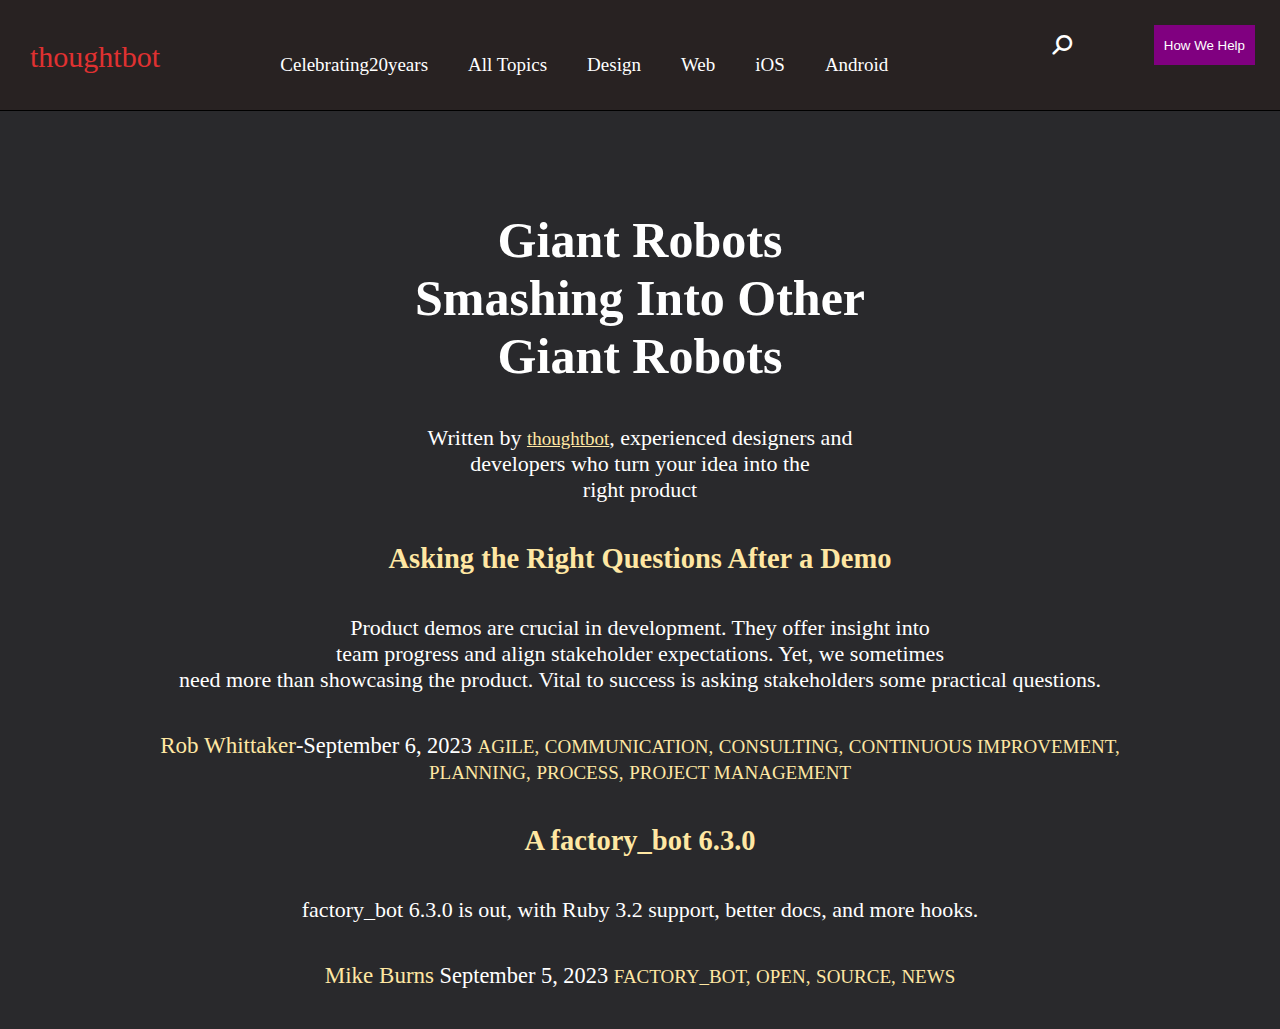
<file: index.html>
<!DOCTYPE html>
<html lang="en">
<head>
    <meta charset="UTF-8">
    <meta http-equiv="X-UA-Compatible" content="IE=edge">
    <meta name="viewport" content="width=device-width, initial-scale=1.0">
    <title class="title">thoughtbot</title>
    <link rel="stylesheet" href="style.css">
    <link rel="stylesheet" href="fontawesome-free-6.4.2-web/css/all.css">
</head>
<nav>
    <a href="index.html" class="tot">thoughtbot</a>
    <div style="display: flex;">   
   <li><a href="Celebrating20years.html">Celebrating20years</a></li>
   <li><a href="alltopics.html">All Topics</a></li>
   <li><a href="Design.html">Design</a></li>
   <li><a href="web.html">Web</a></li>
   <li><a href="iOS.html">iOS</a></li>
   <li><a href="android.html">Android</a></li>
</div>
<i class="fa-sharp fa-solid fa-magnifying-glass fa-rotate-90 fa-sm"></i>
    <button>How We Help</button>
  
</nav>
<body>
    <center><h1>Giant Robots <br> Smashing Into Other <br> Giant Robots</h1>
    <p>Written by <a href="https://thoughtbot.com/" style="text-decoration:underline ;">thoughtbot</a>, experienced designers and <br> developers who turn your idea into the <br> right product</p></center>    

    <a href=""><h2>Asking the Right Questions After a Demo</h2></a>
    <p>Product demos are crucial in development. They offer insight into <br> team progress and align stakeholder expectations. Yet, we sometimes <br> need more than showcasing the product. Vital to success is asking stakeholders some practical questions. <br></p>  
    <a href class="name">Rob Whittaker</a>-September 6, 2023 <a href="">AGILE,</a> <a href=""> COMMUNICATION,</a> <a href="">CONSULTING,</a>  <a href="">CONTINUOUS IMPROVEMENT,</a> <br> <a href="">PLANNING,</a> <a href="">PROCESS,</a> <a href="">PROJECT MANAGEMENT</a> </p>

    <a href=""><h2>A factory_bot 6.3.0</h2></a>
    <p>factory_bot 6.3.0 is out, with Ruby 3.2 support, better docs, and more hooks.</p>
    <a href class="name">Mike Burns</a>  September 5, 2023 <a href="">FACTORY_BOT,</a> <a href=""> OPEN,</a> <a href=""> SOURCE,</a> <a href=""> NEWS</a></p> 


</body>
</html>
</file>
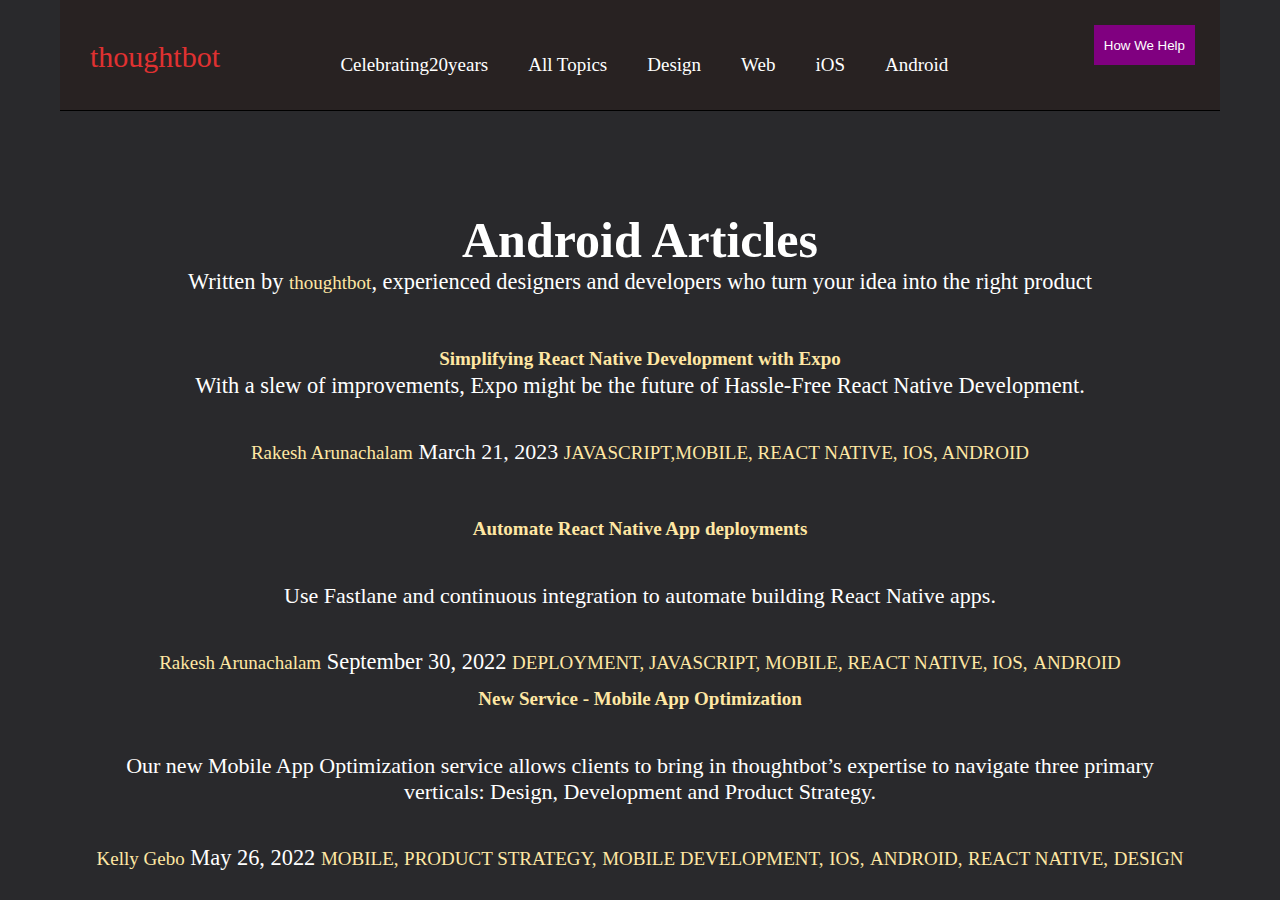
<file: android.html>
<!DOCTYPE html>
<html lang="en">
<head>
    <meta charset="UTF-8">
    <meta http-equiv="X-UA-Compatible" content="IE=edge">
    <meta name="viewport" content="width=device-width, initial-scale=1.0">
    <title>Android</title>
    <link rel="stylesheet" href="style.css">

</head>
<style>
    body{
      text-align: center;
      font-size: 1.4rem;
      padding: 0 60px;
    }
  </style>
<body>
    <nav>
        <a href="index.html" class="tot">thoughtbot</a>
        <div style="display: flex;">   
       <li><a href="Celebrating20years.html">Celebrating20years</a></li>
       <li><a href="alltopics.html">All Topics</a></li>
       <li><a href="Design.html">Design</a></li>
       <li><a href="web.html">Web</a></li>
       <li><a href="iOS.html">iOS</a></li>
       <li><a href="android.html">Android</a></li>
    </div>

    <button>How We Help</button>
    </nav> 
    
    
    
 <center><h1>Android Articles</h1></center>
<center>Written by <a href="https://thoughtbot.com/">thoughtbot</a>, experienced designers and developers who turn your idea into the right product


<p></p>
<h2><a href="https://www.thoughtbot.com/blog/simplifying-react-native-development-with-expo">Simplifying React Native Development with Expo</a></h2> 
With a slew of improvements, Expo might be the future of Hassle-Free React Native Development.
<p><a href="">Rakesh Arunachalam</a>  March 21, 2023 <a href="">JAVASCRIPT,</a><a href="">MOBILE,</a><a href=""> REACT NATIVE,</a><a href=""> IOS,</a><a href=""> ANDROID</a>
</p>

<h2><a href="https://www.thoughtbot.com/blog/continuous-deployment-of-react-native-apps">Automate React Native App deployments</a></h2> 
<p>Use Fastlane and continuous integration to automate building React Native apps.</p>
<a href="">Rakesh Arunachalam</a>  September 30, 2022 <a href="">DEPLOYMENT,</a><a href=""> JAVASCRIPT,</a><a href=""> MOBILE,</a><a href=""> REACT NATIVE,</a><a href=""> IOS,</a> <a href=""> ANDROID</a>


<h2><a href="https://www.thoughtbot.com/blog/new-service-mobile-app-optimization">New Service - Mobile App Optimization</a></h2> 
<p>Our new Mobile App Optimization service allows clients to bring in thoughtbot’s expertise to navigate three primary verticals: Design, Development and Product Strategy.</p>
<a href="">Kelly Gebo</a>  May 26, 2022 <a href="">MOBILE,</a>  <a href="">PRODUCT STRATEGY,</a> <a href=""> MOBILE DEVELOPMENT,</a>  <a href="">IOS,</a> <a href=""> ANDROID,</a>  <a href="">REACT NATIVE,</a>  <a href="">DESIGN</a>
</center>
</body>
</html>
</file>
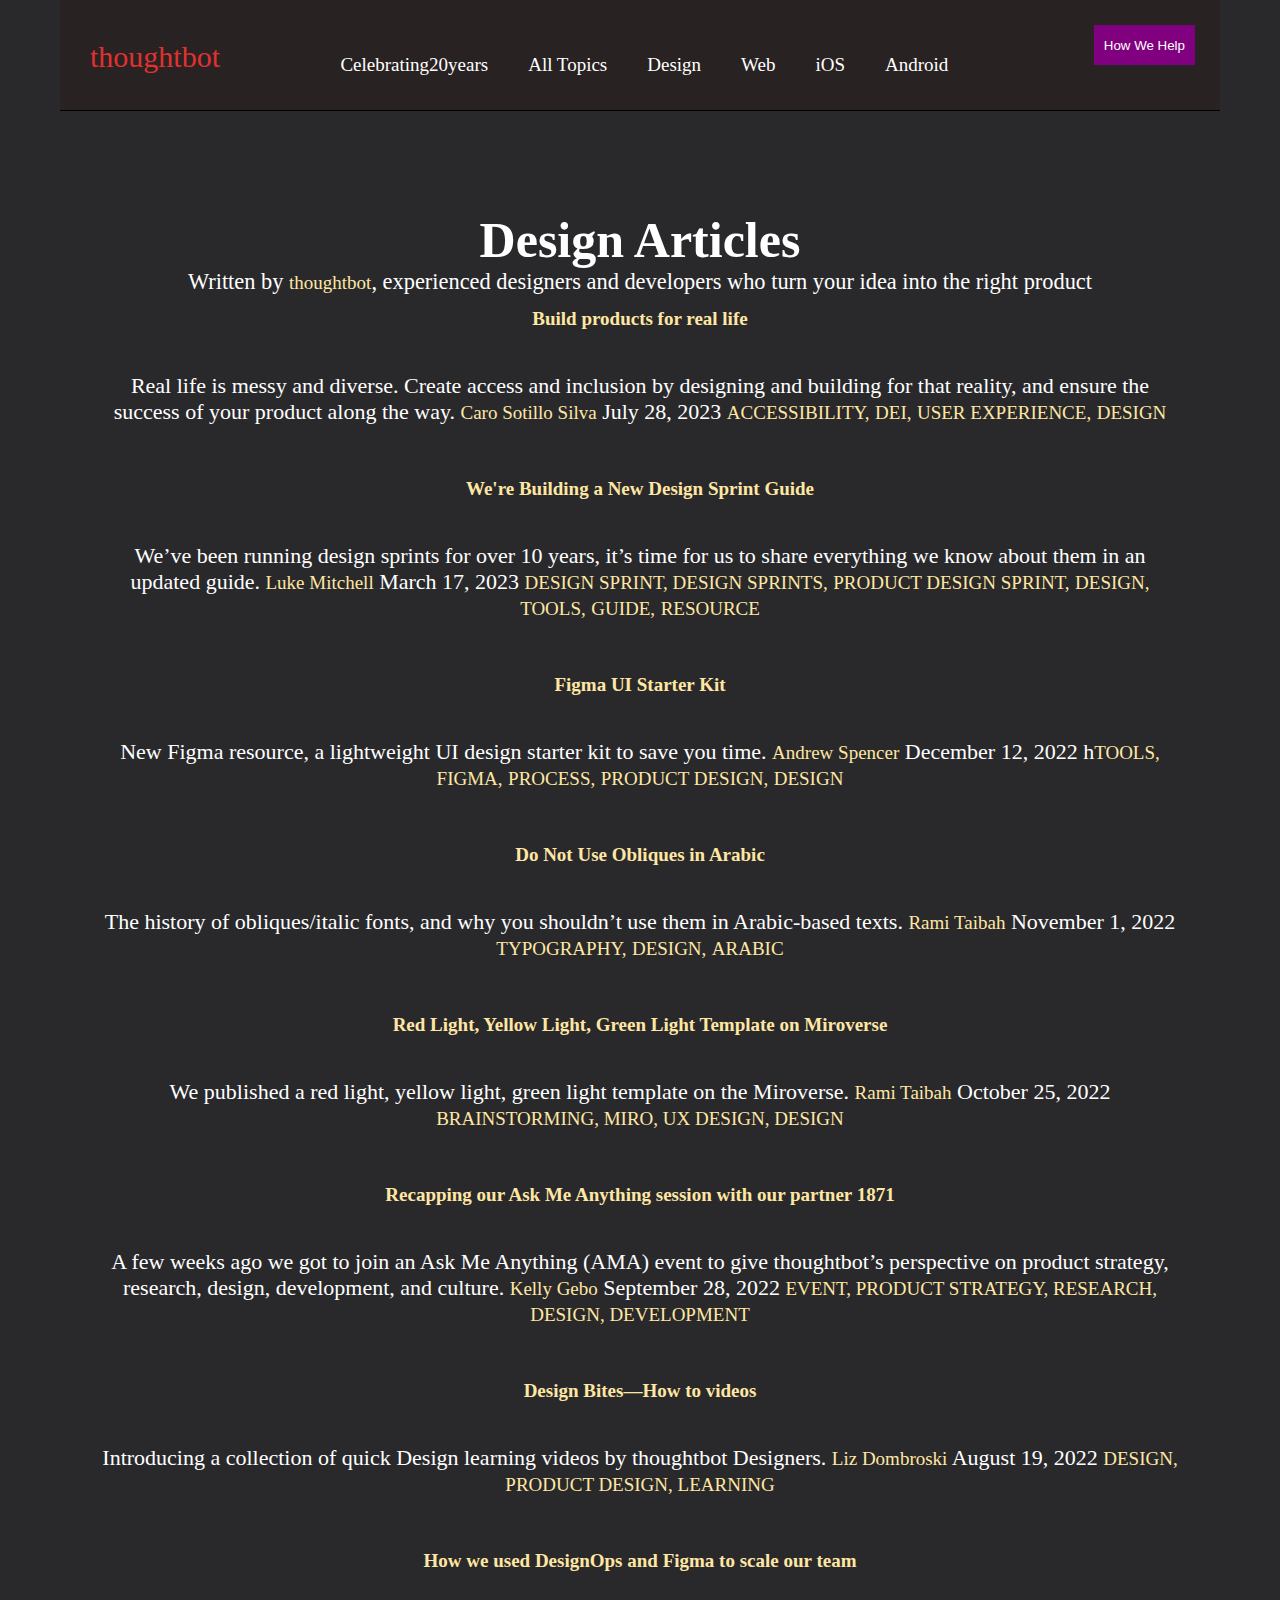
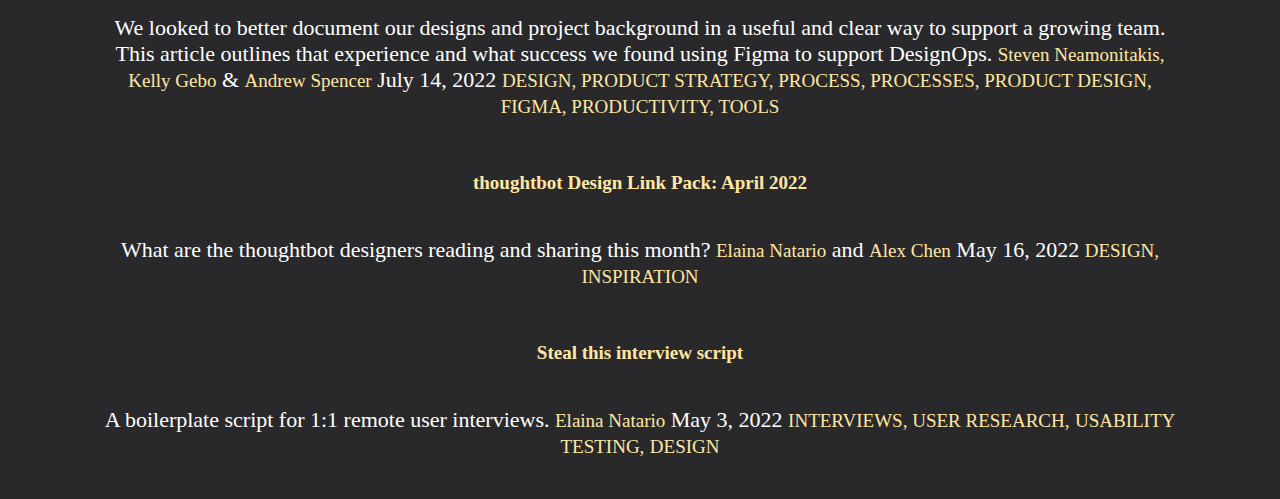
<file: Design.html>
<!DOCTYPE html>
<html lang="en">
<head>
    <meta charset="UTF-8">
    <meta http-equiv="X-UA-Compatible" content="IE=edge">
    <meta name="viewport" content="width=device-width, initial-scale=1.0">
    <title>Design</title>
    <link rel="stylesheet" href="style.css">
   <link rel="stylesheet" href="fontawesome-free-6.4.2-web/">

</head>
  <style>
    body{
      text-align: center;
      font-size: 1.4rem;
      padding: 0 60px;
    }
  </style>
<body>
    <nav>
        <a href="index.html" class="tot">thoughtbot</a>
        <div style="display: flex;">   
       <li><a href="Celebrating20years.html">Celebrating20years</a></li>
       <li><a href="alltopics.html">All Topics</a></li>
       <li><a href="Design.html">Design</a></li>
       <li><a href="web.html">Web</a></li>
       <li><a href="iOS.html">iOS</a></li>
       <li><a href="android.html">Android</a></li>
    </div>

    <button>How We Help</button> 
    </nav>  
    
  <center><h1>Design Articles</h1></center>  
Written by <a href="https://thoughtbot.com/">thoughtbot</a>, experienced designers and developers who turn your idea into the right product  
<h2><a href="https://www.thoughtbot.com/blog/build-products-for-real-life">Build products for real life</a> </h2>
<p>Real life is messy and diverse. Create access and inclusion by designing and building for that reality, and ensure the success of your product along the way.
  <a href="">Caro Sotillo Silva</a> July 28, 2023 <a href="">ACCESSIBILITY,</a> <a href=""> DEI,</a> <a href="">USER EXPERIENCE,</a> <a href=""> DESIGN</a> </p>

<h2><a href="https://www.thoughtbot.com/blog/we-re-building-a-new-design-sprint-guide">We're Building a New Design Sprint Guide</a></h2> 
<p>We’ve been running design sprints for over 10 years, it’s time for us to share everything we know about them in an updated guide.

  <a href="">Luke Mitchell</a>  March 17, 2023 
  <a href="">DESIGN SPRINT, <a href="">DESIGN SPRINTS,</a> <a href="">PRODUCT DESIGN SPRINT,</a> <a href=""> DESIGN,</a> <a href="">TOOLS,</a> <a href=""> GUIDE,</a>  <a href="">RESOURCE</a> </p>

<h2><a href="https://www.thoughtbot.com/blog/starter-ui-kit-figma-resource">Figma UI Starter Kit</a></h2>
<p>New Figma resource, a lightweight UI design starter kit to save you time.

  <a href="">Andrew Spencer</a>  December 12, 2022 
  h<a href="">TOOLS,</a> <a href=""> FIGMA,</a>  <a href="">PROCESS,</a> <a href="">PRODUCT DESIGN,</a> <a href=""> DESIGN</a> 
</p>

<h2><a href="https://www.thoughtbot.com/blog/do-not-use-obliques-in-arabic">Do Not Use Obliques in Arabic</a></h2> 
<p>
  The history of obliques/italic fonts, and why you shouldn’t use them in Arabic-based texts.

  <a href="">Rami Taibah</a>  November 1, 2022 <a href="">TYPOGRAPHY,</a> <a href=""> DESIGN,</a>  <a href="">ARABIC</a> 

</p>
<h2><a href="https://www.thoughtbot.com/blog/red-light-yellow-light-green-light-template-on-miroverse">Red Light, Yellow Light, Green Light Template on Miroverse</a></h2> 
<p>
  We published a red light, yellow light, green light template on the Miroverse.

  <a href="">Rami Taibah</a>  October 25, 2022 <a href="">BRAINSTORMING,  MIRO,  UX DESIGN,  DESIGN</a> 
</p>

<h2><a href="https://www.thoughtbot.com/blog/recapping-our-ask-me-anything-session-with-our-partner-1871">Recapping our Ask Me Anything session with our partner 1871</a></h2> 
<p>
  A few weeks ago we got to join an Ask Me Anything (AMA) event to give thoughtbot’s perspective on product strategy, research, design, development, and culture.

  <a href="">Kelly Gebo</a>  September 28, 2022 <a href="">EVENT,  PRODUCT STRATEGY,  RESEARCH,  DESIGN,  DEVELOPMENT</a> 

</p>
<h2><a href="https://www.thoughtbot.com/blog/design-bites-videos">Design Bites—How to videos</a></h2> 
<p>
  Introducing a collection of quick Design learning videos by thoughtbot Designers.

  <a href="">Liz Dombroski</a>  August 19, 2022 <a href="">DESIGN,  PRODUCT DESIGN,  LEARNING</a> 
</p>

<h2><a href="https://www.thoughtbot.com/blog/how-we-used-designops-and-figma-to-scale-our-team">How we used DesignOps and Figma to scale our team</a></h2> 
<p>
  We looked to better document our designs and project background in a useful and clear way to support a growing team. This article outlines that experience and what success we found using Figma to support DesignOps.

  <a href="">Steven Neamonitakis, Kelly Gebo</a> & <a href="">Andrew Spencer</a>  July 14, 2022 <a href="">DESIGN,  PRODUCT STRATEGY,  PROCESS,  PROCESSES,  PRODUCT DESIGN,  FIGMA,  PRODUCTIVITY,  TOOLS</a> 
</p>

<h2><a href="https://www.thoughtbot.com/blog/thoughtbot-design-link-pack-april-2022">thoughtbot Design Link Pack: April 2022</a></h2> 
<p>
  What are the thoughtbot designers reading and sharing this month?

  <a href="">Elaina Natario</a> and <a href="">Alex Chen</a>  May 16, 2022 <a href="">DESIGN,</a> <a href=""> INSPIRATION</a>

</p>
<h2><a href="https://www.thoughtbot.com/blog/steal-this-interview-script">Steal this interview script</a></h2> 
<p>
  A boilerplate script for 1:1 remote user interviews.

  <a href="">Elaina Natario</a>  May 3, 2022 <a href="">INTERVIEWS, <a href=""> USER RESEARCH,</a>  <a href="">USABILITY TESTING,</a>  <a href="">DESIGN</a> 
</p>
</body>
</html>
</file>
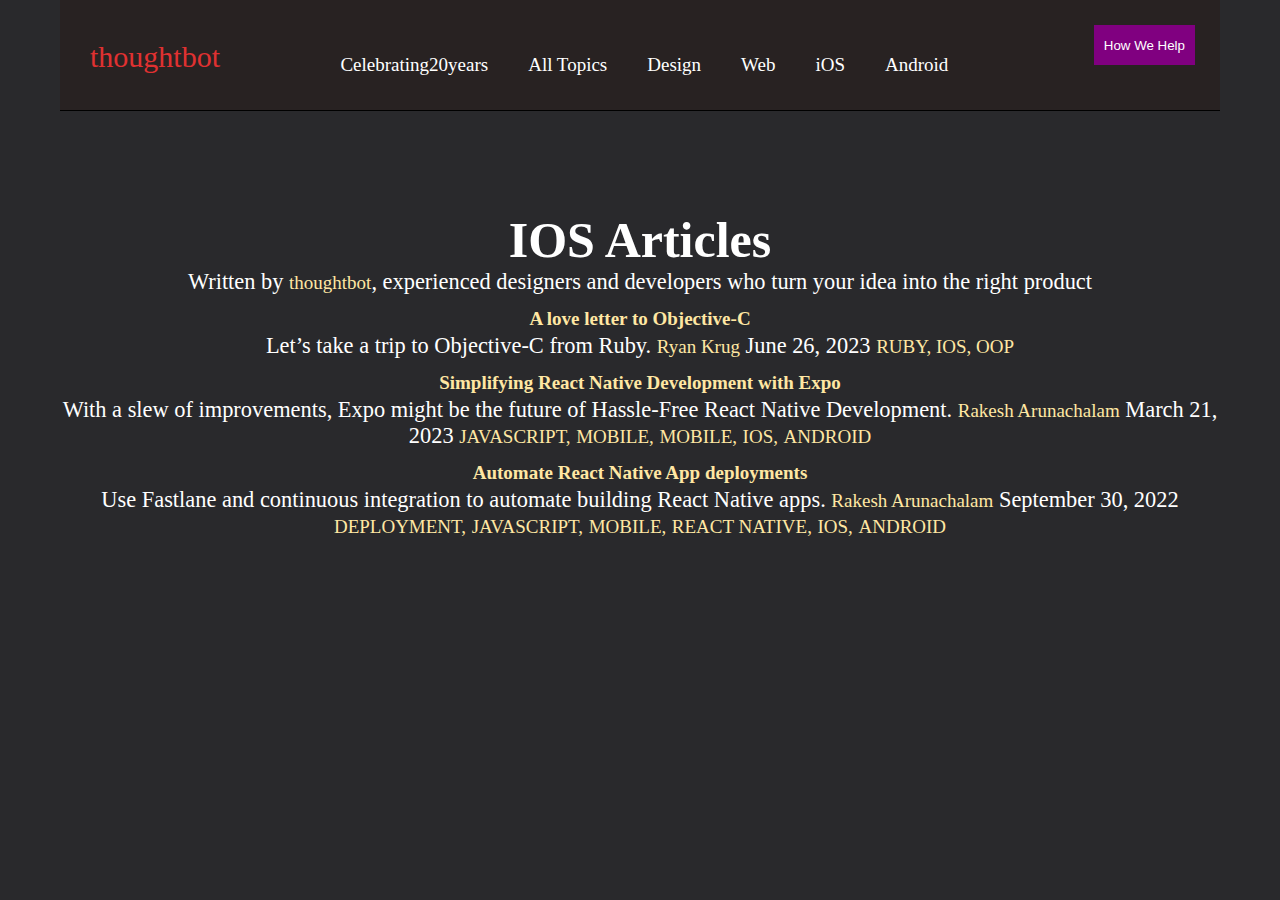
<file: iOS.html>
<!DOCTYPE html>
<html lang="en">
<head>
    <meta charset="UTF-8">
    <meta http-equiv="X-UA-Compatible" content="IE=edge">
    <meta name="viewport" content="width=device-width, initial-scale=1.0">
    <title>iOS</title>
    <link rel="stylesheet" href="style.css">

</head>
<style>
  body{
    text-align: center;
    font-size: 1.4rem;
    padding: 0 60px;
  }
</style>
<body>
    <nav>
        <a href="index.html" class="tot">thoughtbot</a>
        <div style="display: flex;">   
       <li><a href="Celebrating20years.html">Celebrating20years</a></li>
       <li><a href="alltopics.html">All Topics</a></li>
       <li><a href="Design.html">Design</a></li>
       <li><a href="web.html">Web</a></li>
       <li><a href="iOS.html">iOS</a></li>
       <li><a href="android.html">Android</a></li>
    </div>

    <button>How We Help</button>
    
    </nav>  
    
  <center><h1>IOS Articles</h1></center>
<center>Written by <a href="https://thoughtbot.com/">thoughtbot</a>, experienced designers and developers who turn your idea into the right product 


<h2><a href="https://www.thoughtbot.com/blog/a-love-letter-to-objective-c">A love letter to Objective-C</a></h2> 
Let’s take a trip to Objective-C from Ruby.

<a href="">Ryan Krug</a>  June 26, 2023 <a href="">RUBY, </a> <a href="">IOS,</a><a href=""> OOP</a> 


<h2><a href="https://www.thoughtbot.com/blog/simplifying-react-native-development-with-expo">Simplifying React Native Development with Expo</a></h2> 
With a slew of improvements, Expo might be the future of Hassle-Free React Native Development.

<a href="">Rakesh Arunachalam</a>  March 21, 2023 <a href="">JAVASCRIPT,</a>  <a href="">MOBILE,</a> <a href="">MOBILE,</a>  <a href="">IOS,</a>  <a href="">ANDROID</a>


<h2><a href="https://www.thoughtbot.com/blog/continuous-deployment-of-react-native-apps">Automate React Native App deployments</a></h2> 
Use Fastlane and continuous integration to automate building React Native apps.

<a href="">Rakesh Arunachalam</a>  September 30, 2022 <a href="">DEPLOYMENT,</a>  <a href="">JAVASCRIPT,</a> <a href=""> MOBILE,</a> <a href=""> REACT NATIVE,</a> <a href=""> IOS,</a> <a href=""> ANDROID</a>
</center>
</body>
</html>
</file>
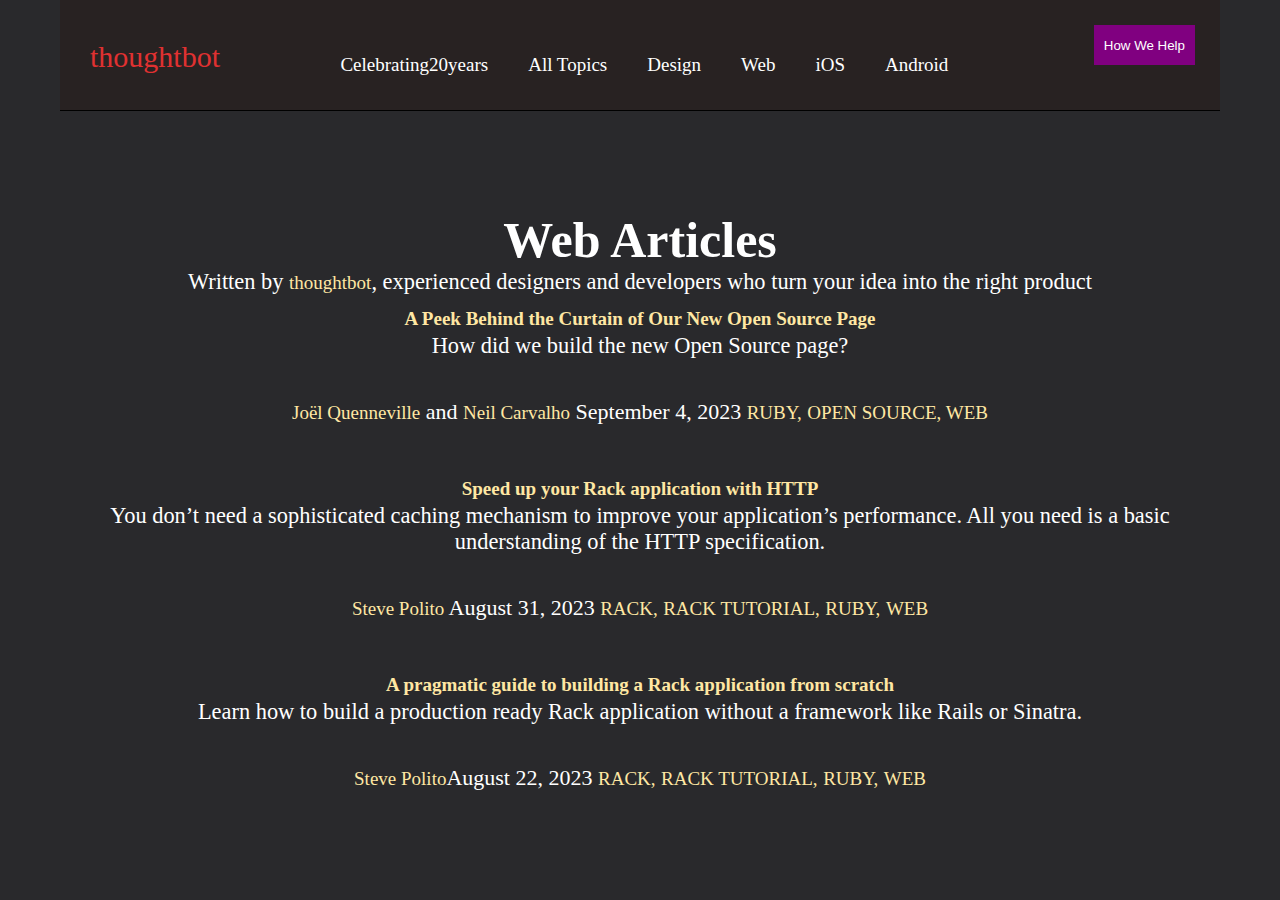
<file: web.html>
<!DOCTYPE html>
<html lang="en">
<head>
    <meta charset="UTF-8">
    <meta http-equiv="X-UA-Compatible" content="IE=edge">
    <meta name="viewport" content="width=device-width, initial-scale=1.0">
    <title>Web</title>
    <link rel="stylesheet" href="style.css">

</head>
<style>
    body{
      text-align: center;
      font-size: 1.4rem;
      padding: 0 60px;
    }
  </style>
<body>
    <nav>
        <a href="index.html" class="tot">thoughtbot</a>
        <div style="display: flex;">   
       <li><a href="Celebrating20years.html">Celebrating20years</a></li>
       <li><a href="alltopics.html">All Topics</a></li>
       <li><a href="Design.html">Design</a></li>
       <li><a href="web.html">Web</a></li>
       <li><a href="iOS.html">iOS</a></li>
       <li><a href="android.html">Android</a></li>
    </div>

    <button>How We Help</button>
    
    </nav> 
    
  <center><h1>Web Articles</h1></center>
  <center>Written by <a href="https://thoughtbot.com/">thoughtbot</a>, experienced designers and developers who turn your idea into the right product 


 <h2><a href="https://www.thoughtbot.com/blog/a-peek-behind-the-curtain-of-our-new-open-source-page">A Peek Behind the Curtain of Our New Open Source Page</a></h2>
How did we build the new Open Source page?

<p><a href="">Joël Quenneville</a> and <a href="">Neil Carvalho</a>  September 4, 2023 <a href="">RUBY,</a> <a href=""> OPEN SOURCE,</a><a href=""> WEB</a> 
</p>


<h2><a href="https://www.thoughtbot.com/blog/ruby-rack-performance-improvements-tutorial">Speed up your Rack application with HTTP</a></h2> 
You don’t need a sophisticated caching mechanism to improve your application’s performance. All you need is a basic understanding of the HTTP specification.
<p><a href="">Steve Polito</a>  August 31, 2023 <a href="">RACK,</a> <a href="">  RACK TUTORIAL,</a> <a href=""> RUBY,</a> <a href=""> WEB</a>
</p>


<h2><a href="https://www.thoughtbot.com/blog/ruby-rack-tutorial">A pragmatic guide to building a Rack application from scratch</a></h2> 
Learn how to build a production ready Rack application without a framework like Rails or Sinatra.

<p><a href="">Steve Polito</a>August 22, 2023 <a href="">RACK,</a> <a href=""> RACK TUTORIAL,</a> <a href=""> RUBY,</a> <a href=""> WEB</a></p>
</center>
</body>
</html>
</file>
<file: style.css>
*{
    margin: 0;
    padding: 0;
}

nav {
    height: 90px;
    background-color: rgb(40, 34, 34);
    display: flex;
    justify-content: space-between;
    border-bottom: 1px solid black;
    width: 100%;
    padding-bottom: 20px;
}
body{
    text-align: center;
    font-size: 1.4rem;
}
.tot{
    margin-top: 40px;
    margin-left: 30px;
    font-size: 30px;
    color: #E03131;
}
.tot:hover{
    color: #E03131;
}

 li {
    list-style: none;
    padding: 10px;
    margin: 10px;   
}

li a{
    display: flex;
    line-height: 90px;
    color:white;
}
li a:hover{
    color:  #E03131;
}

button {
    margin: 25px;
    padding: 10px;
    border: none;
    background-color: purple;
    color: white;
}
h1 {
    font-size: 50px;
    font-weight: bold;
    margin-top: 100px;
}
body {
    background-color: #29292C;
    color: #ffff;
}
a:hover{
    color: white;
}
a {
    text-decoration: none;
    color: #FFE7A3;
    font-size: 19px;
}
.name {
    color: #FFE7A3;
    font-size: 23px;
}
p {
    font-size: 22px;
    margin: 40px;
}
h3 {
    font-size: x-large;
    margin-top: 80px;
    
}
h3:hover{
    color: #FFE7A3;
}
title {
    color: #E03131;
}
</file>
